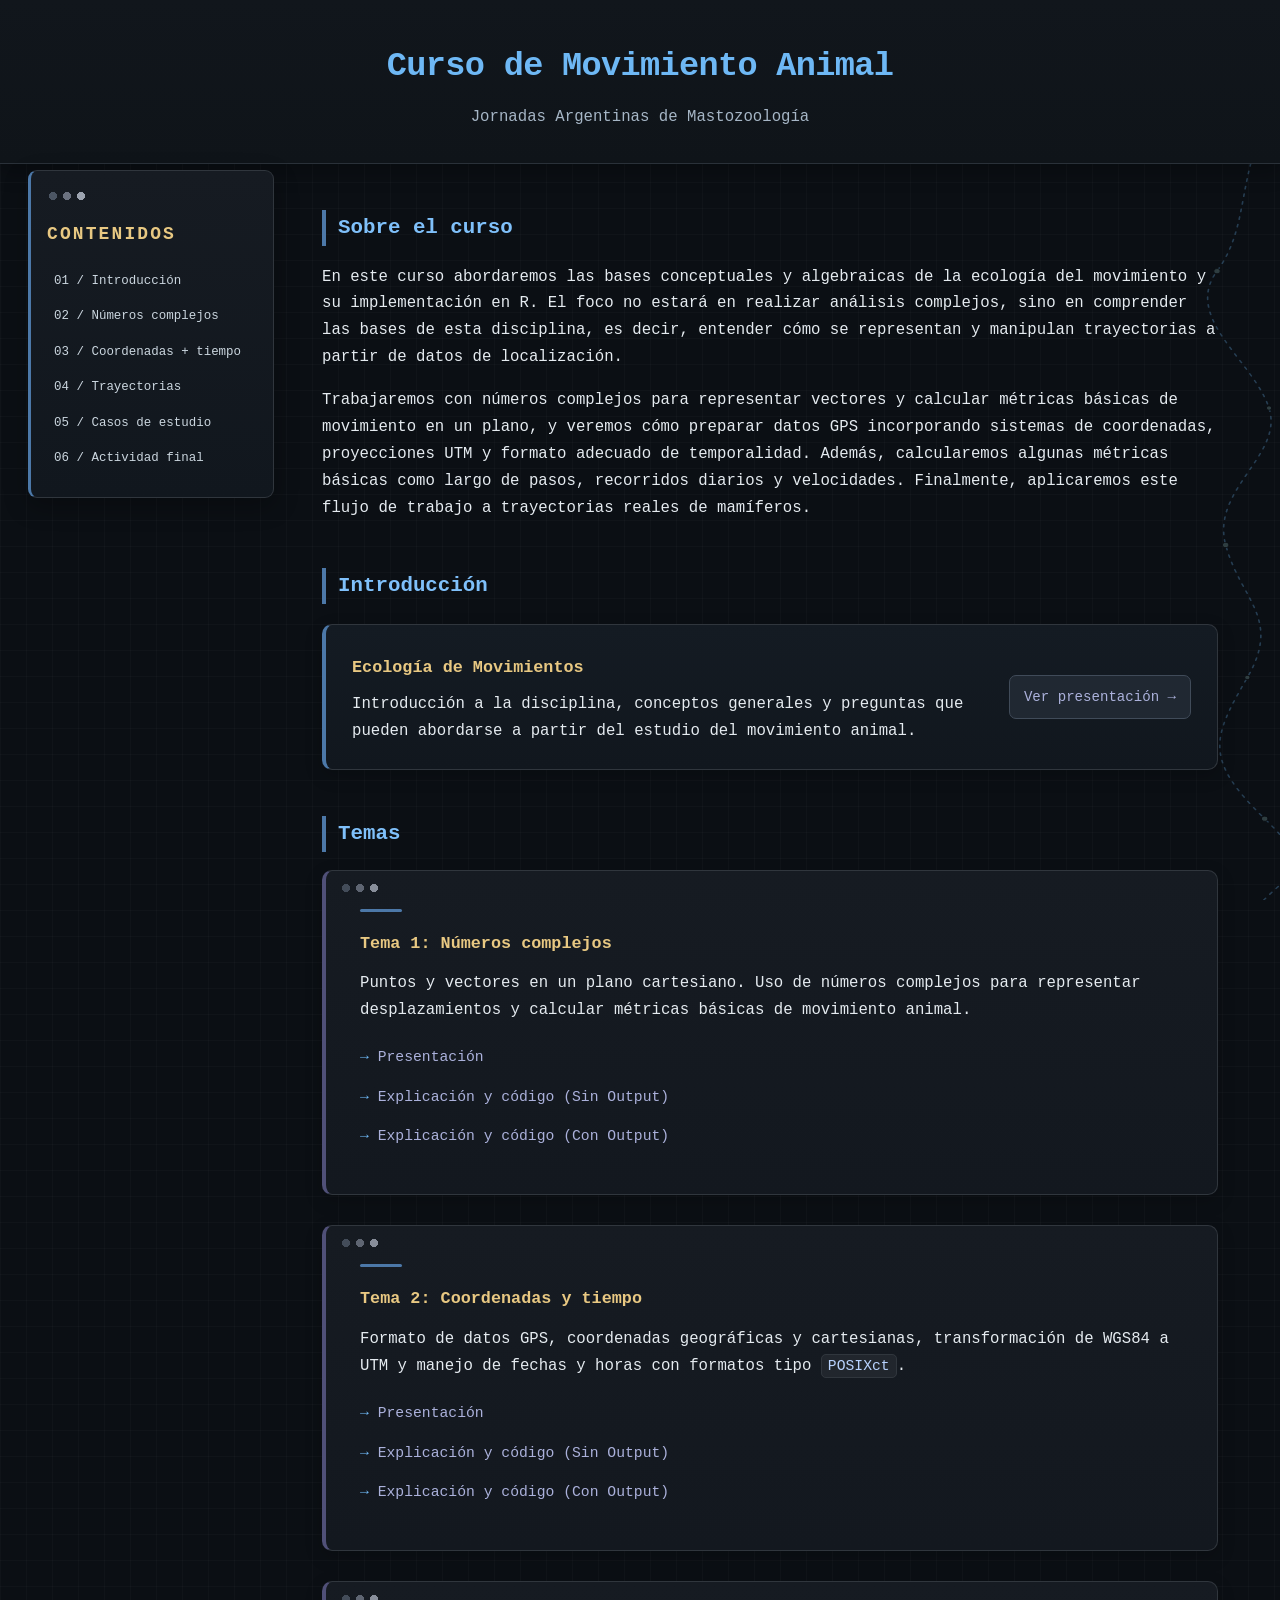
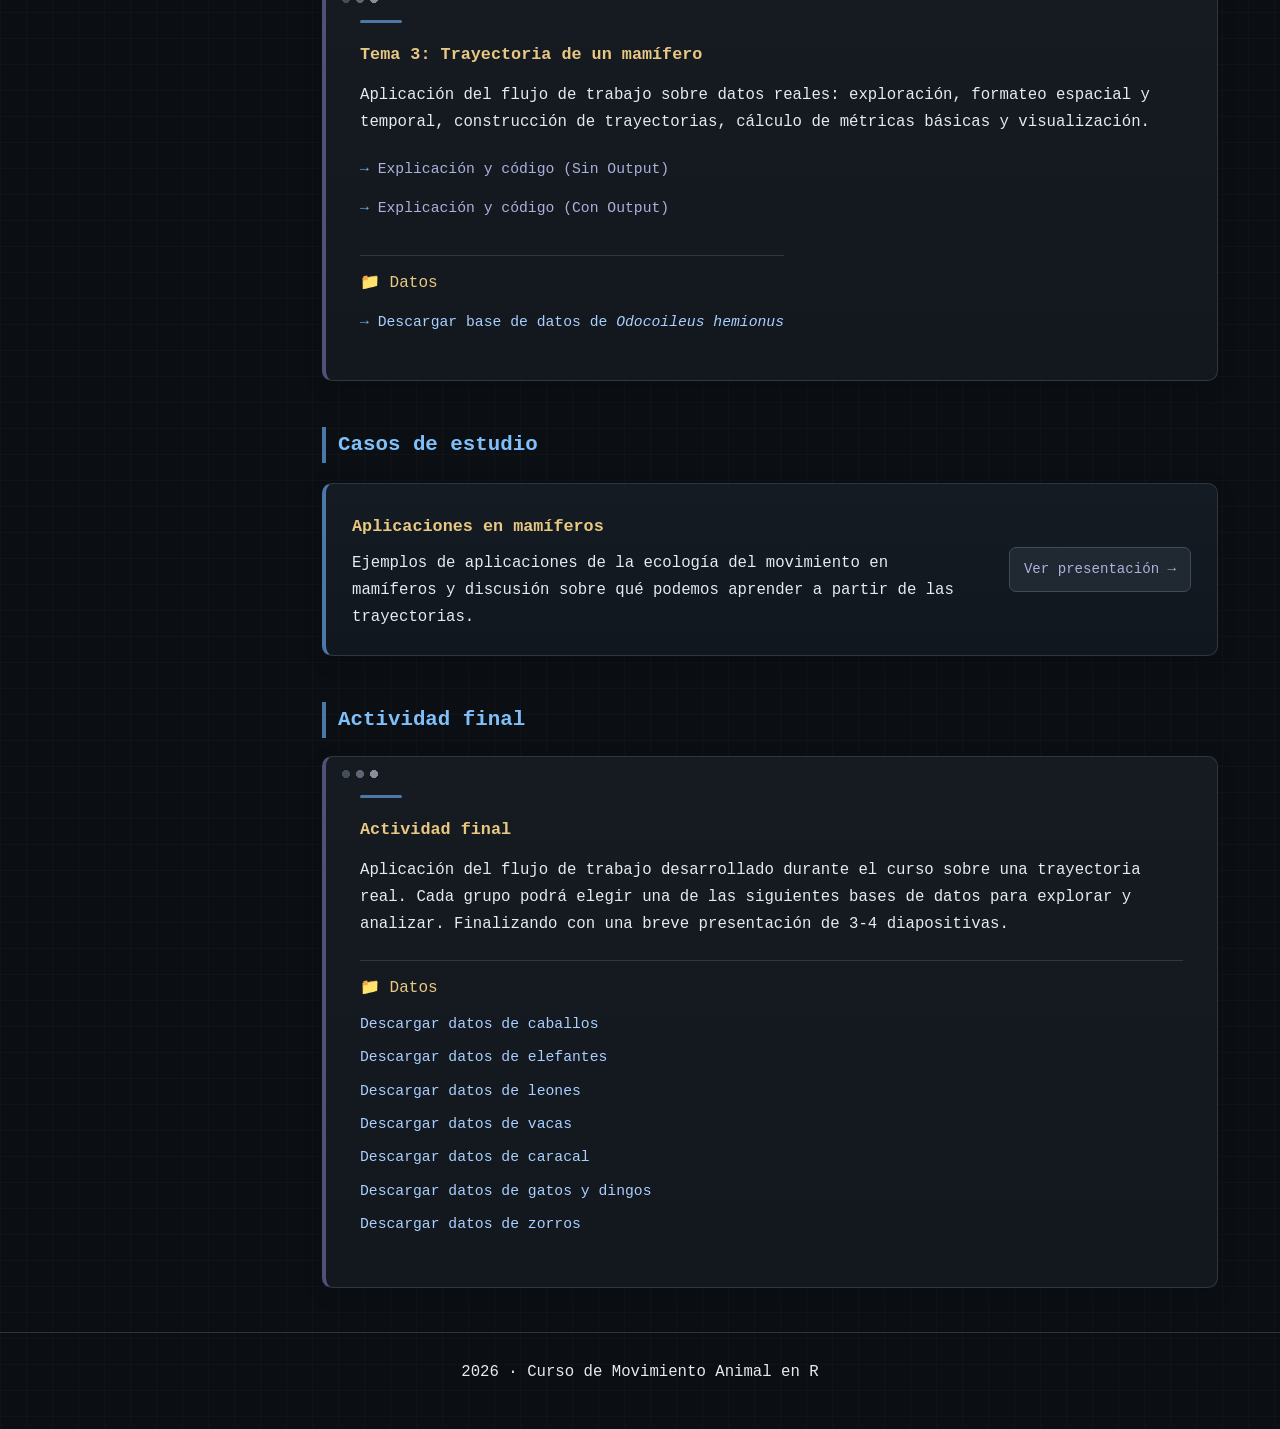
<file: index.html>
<!DOCTYPE html>
<html lang="es">
<head>
  <meta charset="UTF-8">
  <meta name="viewport" content="width=device-width, initial-scale=1.0">

  <title>Curso de Movimiento Animal</title>
   
  <link rel="icon" type="image/png" href="favicon.png">
  <link rel="stylesheet" href="style.css">
</head>

<body>
<svg class="trajectory-bg"
     viewBox="0 0 120 900"
     preserveAspectRatio="none"
     aria-hidden="true">

  <path
    d="
      M 100 -20
      C 65 45, 80 110, 48 165
      S 82 270, 96 325
      S 42 420, 56 485
      S 108 570, 76 640
      S 35 735, 92 805
      S 105 865, 72 930
    "
    class="trajectory-line"
  />

  <circle cx="48" cy="165" r="3" class="trajectory-point"/>
  <circle cx="96" cy="325" r="2.5" class="trajectory-point"/>
  <circle cx="56" cy="485" r="3" class="trajectory-point"/>
  <circle cx="76" cy="640" r="2.5" class="trajectory-point"/>
  <circle cx="92" cy="805" r="3" class="trajectory-point"/>

</svg> 
<header>
  <h1>Curso de Movimiento Animal</h1>
  <p class="subtitle">Jornadas Argentinas de Mastozoología</p>
</header>
<nav class="side-nav">

  <div class="side-nav-title">
    CONTENIDOS
  </div>

  <a href="#intro">01 / Introducción</a>
  <a href="#tema1">02 / Números complejos</a>
  <a href="#tema2">03 / Coordenadas + tiempo</a>
  <a href="#tema3">04 / Trayectorias</a>
  <a href="#casos">05 / Casos de estudio</a>
  <a href="#actividad">06 / Actividad final</a>

</nav>
<main>

  <h2>Sobre el curso</h2>

  <p>
    En este curso abordaremos las bases conceptuales y algebraicas de la ecología
    del movimiento y su implementación en R. El foco no estará en realizar
    análisis complejos, sino en comprender las bases de esta disciplina, es decir, entender 
    cómo se representan y manipulan trayectorias a partir de datos de localización.
  </p>

  <p>
    Trabajaremos con números complejos para representar vectores y calcular
    métricas básicas de movimiento en un plano, y veremos cómo preparar datos GPS
    incorporando sistemas de coordenadas, proyecciones UTM y formato adecuado de temporalidad.
    Además, calcularemos algunas métricas básicas como largo de pasos, recorridos diarios y velocidades.
    Finalmente, aplicaremos este flujo de trabajo a trayectorias reales de
    mamíferos.
  </p>


  <h2 id="intro">Introducción</h2>

  <div class="presentation-card">
    <div>
      <h3>Ecología de Movimientos</h3>
      <p>
        Introducción a la disciplina, conceptos generales y preguntas que
        pueden abordarse a partir del estudio del movimiento animal.
      </p>
    </div>

    <a
      class="presentation-link"
      href="presentaciones/01_ecologia_movimientos.pdf"
      target="_blank"
      rel="noopener noreferrer">
      Ver presentación →
    </a>
  </div>


  <h2>Temas</h2>

  <div class="module" id="tema1">
    <h3>Tema 1: Números complejos</h3>

    <p>
      Puntos y vectores en un plano cartesiano. Uso de números complejos para
      representar desplazamientos y calcular métricas básicas de movimiento animal.
    </p>

    <div class="module-links">
      <a href="presentaciones/02_numeros_complejos.pdf"
         target="_blank"
         rel="noopener noreferrer">
        Presentación
      </a>
      
      <a href="num_com_alumno.html">
        Explicación y código (Sin Output)
      </a>

<a href="#" onclick="pedirClave('num_com.html'); return false;">
    Explicación y código (Con Output)
</a>

    </div>
  </div>


  <div class="module" id="tema2">
    <h3>Tema 2: Coordenadas y tiempo</h3>

    <p>
      Formato de datos GPS, coordenadas geográficas y cartesianas,
      transformación de WGS84 a UTM y manejo de fechas y horas con 
      formatos tipo <code>POSIXct</code>.
    </p>

    <div class="module-links">
      <a href="presentaciones/03_coordenadas_temporalidad.pdf"
         target="_blank"
         rel="noopener noreferrer">
        Presentación
      </a>

      <a href="datos_formatos_alumno.html">
        Explicación y código (Sin Output)
      </a>

<a href="#" onclick="pedirClave('datos_formatos.html'); return false;">
    Explicación y código (Con Output)
</a>

   
    </div>
  </div>


  <div class="module" id="tema3">
    <h3>Tema 3: Trayectoria de un mamífero</h3>

    <p>
      Aplicación del flujo de trabajo sobre datos reales: exploración,
      formateo espacial y temporal, construcción de trayectorias, cálculo de
      métricas básicas y visualización.
    </p>

    <div class="module-links">

      <a href="tray_real_alumno.html">
        Explicación y código (Sin Output)
      </a>
      
      <a href="#" onclick="pedirClave('tray_real.html'); return false;">
        Explicación y código (Con Output)
      </a>

      <div class="module-data">
     <h4>📁 Datos</h4>

  <a href="data/mule_deer.csv" download>
    Descargar base de datos de <em>Odocoileus hemionus</em>
  </a>
        
    </div>
  </div>
 </div>
  
  <h2 id="casos">Casos de estudio</h2>

  <div class="presentation-card">
    <div>
      <h3>Aplicaciones en mamíferos</h3>
      <p>
        Ejemplos de aplicaciones de la ecología del movimiento en mamíferos
        y discusión sobre qué podemos aprender a partir de las trayectorias.
      </p>
    </div>

    <a
      class="presentation-link"
      href="presentaciones/04_casos_estudio.pdf"
      target="_blank"
      rel="noopener noreferrer">
      Ver presentación →
    </a>
  </div>
<h2 id="actividad">Actividad final</h2>

<div class="module">

  <h3>Actividad final</h3>

  <p>
    Aplicación del flujo de trabajo desarrollado durante el curso sobre una
    trayectoria real. Cada grupo podrá elegir una de las siguientes bases de
    datos para explorar y analizar. Finalizando con una breve presentación de 3-4 diapositivas.
  </p>

  <div class="module-data activity-data">
    <h4>📁 Datos</h4>

    <a href="data/caballos.csv" download>
      Descargar datos de caballos
    </a>

    <a href="data/elefantes.csv" download>
      Descargar datos de elefantes
    </a>

    <a href="data/leones.csv" download>
      Descargar datos de leones
    </a>

    <a href="data/vacas.csv" download>
      Descargar datos de vacas
    </a>

    <a href="data/caracal.csv" download>
      Descargar datos de caracal
    </a>

    <a href="data/gadingo.csv" download>
      Descargar datos de gatos y dingos
    </a>

     <a href="data/zorro.csv" download>
      Descargar datos de zorros
    </a>

  </div>

</div>
</main>
<script>
    function pedirClave(archivo) {
        const clave = prompt("Ingresa la clave para acceder 🙊:");

        if (clave === "jam2026_pepe") {
            window.location.href = archivo;
        } else if (clave !== null) {
            alert("Clave incorrecta");
        }
    }
</script>

<footer>
  <p>2026 · Curso de Movimiento Animal en R</p>
</footer>

</body>

</html>
</file>
<file: style.css>
/* Cosas basee */
body {
  margin: 0;
  font-family: "Fira Code", "Courier New", monospace;
  background:
    linear-gradient(rgba(255,255,255,0.018) 1px, transparent 1px),
    linear-gradient(90deg, rgba(255,255,255,0.018) 1px, transparent 1px),
    #0b0f14;
  background-size: 26px 26px, 26px 26px, auto;

  color: #f0f4f8;
  line-height: 1.72;
  font-weight: 450;
}

/* Los headerss */
header {
  background: linear-gradient(180deg, #11161c 0%, #0f1419 100%);
  color: #5cc3ff;
  padding: 38px 24px 32px;
  text-align: center;
  border-bottom: 1px solid #2a3139;
  box-shadow: 0 6px 20px rgba(0,0,0,0.28);
}

header h1 {
  margin: 0 0 8px 0;
  color: #6eb8f5;
  font-size: 2.1rem;
  font-weight: 600;
  letter-spacing: -0.02em;
}

header p {
  margin: 0;
  color: #c0ccd6;
  font-size: 0.98rem;
}

/* Caja contenedora */
main {
  max-width: 900px;
  margin: 42px auto;
  padding: 0 22px;
}

/* Títulos */
h1 {
  color: #6eb8f5;
  
}

h2 {
  color: #7fc0fa;
  border-left: 4px solid #4c78a8;
  padding-left: 12px;
  margin-top: 46px;
  margin-bottom: 18px;
  font-size: 1.3rem;
  font-weight: 1500;
}

h3 {
  color: #e8c882;
  margin-top: 0;
  margin-bottom: 12px;
  font-size: 1.05rem;
  font-weight: 600;
}
h4 {
  color: #C7BD9D;
  margin-top: 0;
  margin-bottom: 12px;
  font-size: 1.00rem;
  font-weight: 500;
}
/* Texto */
p, li {
  color: #e5ebf0;
  font-size: 0.98rem;
  font-weight: 450;
}

p {
  margin: 0 0 16px 0;
}

ul {
  padding-left: 24px;
  margin-top: 8px;
  margin-bottom: 10px;
}

li {
  margin-bottom: 8px;
}

/* Módulos */
.module {
  background: linear-gradient(180deg, #161b22 0%, #13181f 100%);
  border: 1px solid #30363d;
  border-left: 4px solid #505078;
  padding: 24px 22px 20px;
  margin-bottom: 30px;
  border-radius: 10px;
  padding: 38px 34px 42px;
  transition: all 0.22s ease;
  position: relative;
  box-shadow: 0 6px 18px rgba(0,0,0,0.18);
}

/* Puntitos tipo ventana */
.module::before {
  content: "";
  display: block;
  width: 42px;
  height: 3px;
  background: #4c78a8;
  border-radius: 3px;
  margin-bottom: 18px;
}

.module::after {
  content: "";
  position: absolute;
  top: 12px;
  left: 14px;
  width: 40px;
  height: 10px;
  background:
    radial-gradient(circle at 6px 5px, #4b5563 0 4px, transparent 4px),
    radial-gradient(circle at 20px 5px, #6b7280 0 4px, transparent 4px),
    radial-gradient(circle at 34px 5px, #9ca3af 0 4px, transparent 4px);
  opacity: 0.85;
}

/* Hover */
.module:hover {
  border-left-color: #58a6ff;
  border-color: #97C7C3;
  background: linear-gradient(180deg, #1b2129 0%, #161c24 100%);
  transform: translateY(-4px);
  box-shadow: 0 10px 24px rgba(0,0,0,0.32);
}

/* Links */
a {
  color: #ABB1DB;
  text-decoration: none;
  font-weight: 520;
  transition: color 0.5s ease;
}

a:hover {
  color: #61F2C5;
  font-weight: 530;
  text-decoration: underline;
}

/* Código inline */
code {
  background: #21262d;
  padding: 3px 6px;
  border-radius: 5px;
  color: #b8d3ff;
  border: 1px solid #30363d;
  font-size: 0.94em;
}

/* Bloques de código */
pre {
  background: #0d1117;
  color: #e6edf3;
  border: 1px solid #30363d;
  border-left: 4px solid #4c78a8;
  border-radius: 8px;
  padding: 16px 18px;
  overflow-x: auto;
  font-family: "Fira Code", "Courier New", monospace;
  font-size: 0.93rem;
  line-height: 1.65;
  margin-top: 12px;
  margin-bottom: 8px;
  box-shadow: inset 0 1px 0 rgba(255,255,255,0.02);
}

pre code {
  background: transparent;
  border: 0;
  padding: 0;
  color: inherit;
}

/* Botón copiar */
.code-block {
  position: relative;
}

.copy-btn {
  position: absolute;
  top: 10px;
  right: 10px;
  background: #2b3340;
  color: #dbe7f3;
  border: 1px solid #404b59;
  padding: 5px 10px;
  font-size: 0.74rem;
  border-radius: 6px;
  cursor: pointer;
  transition: all 0.2s ease;
}

.copy-btn:hover {
  background: #394455;
  border-color: #5a6b83;
}

/* Footer */
footer {
  text-align: center;
  padding: 26px 20px;
  font-size: 0.85em;
  color: #8b949e;
  border-top: 1px solid #30363d;
  margin-top: 44px;
}
/* Subtítulo del header */
.subtitle {
  margin: 0;
  color: #a6b6c6;
  font-size: 0.98rem;
}


/* Tarjetas de presentaciones principales */
.presentation-card {
  background: linear-gradient(180deg, #141b23 0%, #11171e 100%);
  border: 1px solid #30363d;
  border-left: 4px solid #4c78a8;
  border-radius: 10px;

  padding: 24px 26px;
  margin: 20px 0 34px;

  display: flex;
  justify-content: space-between;
  align-items: center;
  gap: 30px;

  box-shadow: 0 6px 18px rgba(0,0,0,0.18);
  transition: all 0.22s ease;
}

.presentation-card:hover {
  border-color: #97C7C3;
  border-left-color: #58a6ff;
  background: linear-gradient(180deg, #19212a 0%, #141b22 100%);
  transform: translateY(-2px);
  box-shadow: 0 9px 22px rgba(0,0,0,0.28);
}

.presentation-card h3 {
  margin: 5px 0 8px;
  color: #e8c882;
  font-weight: 600;
}

.presentation-card p {
  margin: 0;
  max-width: 650px;
}


/* Etiqueta PRESENTACIÓN */
.presentation-label {
  color: #8b949e;
  font-size: 0.72rem;
  text-transform: uppercase;
  letter-spacing: 0.12em;
  font-weight: 600;
}


/* Botón/link de presentación */
.presentation-link {
  white-space: nowrap;

  border: 1px solid #404b59;
  background: #202832;

  padding: 9px 14px;
  border-radius: 7px;

  color: #ABB1DB;
  font-size: 0.88rem;
}

.presentation-link:hover {
  background: #293441;
  border-color: #58a6ff;
  text-decoration: none;
}


/* Links dentro de cada módulo */
.module-links {
  display: flex;
  flex-direction: column;
  align-items: flex-start;
  gap: 8px;
  margin-top: 18px;
}

.module-links a {
  padding: 3px 0;
  font-size: 0.92rem;
}

.module-links a::before {
  content: "→ ";
  color: #6eb8f5;
  transition: margin-right 0.2s ease;
}

.module-links a:hover::before {
  margin-right: 4px;
}

/* Adaptación para pantallas pequeñas */
@media (max-width: 650px) {

  .presentation-card {
    flex-direction: column;
    align-items: flex-start;
    gap: 16px;
  }

  .presentation-link {
    white-space: normal;
  }

}
/* Navegación lateral */
.side-nav {
  position: fixed;

  top: 170px;
  left: 28px;

  width: 210px;

  background: linear-gradient(180deg, #161b22 0%, #11171e 100%);
  border: 1px solid #30363d;
  border-left: 3px solid #4c78a8;

  border-radius: 9px;

  padding: 20px 16px;

  box-shadow: 0 8px 24px rgba(0,0,0,0.28);

  z-index: 10;
}


/* Título */
.side-nav-title {
  color: #e8c882;

  font-size: 1.12rem;
  font-weight: 700;

  letter-spacing: 0.12em;

  margin-bottom: 14px;
}


/* Links */
.side-nav a {
  display: block;

  color: #cbd6df;

  font-size: 0.78rem;
  font-weight: 500;

  padding: 7px 5px;

  border-left: 2px solid transparent;

  transition: all 0.18s ease;
}

.side-nav::before {
  content: "";

  display: block;

  width: 40px;
  height: 10px;

  margin-bottom: 18px;

  background:
    radial-gradient(circle at 6px 5px, #4b5563 0 4px, transparent 4px),
    radial-gradient(circle at 20px 5px, #6b7280 0 4px, transparent 4px),
    radial-gradient(circle at 34px 5px, #9ca3af 0 4px, transparent 4px);
}

.side-nav a:hover {
  color: #79c0ff;

  border-left-color: #58a6ff;

  padding-left: 10px;

  text-decoration: none;
}

@media (min-width: 1100px) {

  main {
    max-width: 900px;

    /* dejamos espacio real para el sidebar */
    margin: 42px 40px 42px 300px;

    padding: 0 22px;
  }

  .side-nav {
    display: block;
  }
}
@media (max-width: 1099px) {

  .side-nav {
    display: none;
  }

  main {
    max-width: 900px;
    margin: 42px auto;
    padding: 0 22px;
  }
}

html {
  scroll-behavior: smooth;
}
.module-data {
  margin-top: 22px;
  padding-top: 14px;
  border-top: 1px solid #2d3741;
}

.module-data h4 {
  margin: 0 0 10px 0;
  color: #e8c882;
  font-size: 1rem;
  font-weight: 500;
}

.module-data a {
  display: inline-block;
  color: #a9cfff;
  text-decoration: none;
  font-size: 0.92rem;
}

.module-data a:hover {
  color: #79c0ff;
  text-decoration: underline;
}

.activity-data a {
  display: block;
  color: #a9cfff;
  margin-bottom: 8px;
  font-size: 0.92rem;
}

.activity-data a:hover {
  color: #79c0ff;
  text-decoration: underline;
}
/* Trayectoria decorativa en el borde derecho */
.trajectory-bg {
  position: fixed;
  right: -15px;
  top: 130px;

  width: 130px;
  height: calc(100vh - 130px);

  pointer-events: none;
  z-index: 0;

  opacity: 0.28;
}

/* Línea de la trayectoria */
.trajectory-line {
  fill: none;
  stroke: #6eb8f5;
  stroke-width: 1.5;
  stroke-linecap: round;
  stroke-linejoin: round;
  stroke-dasharray: 3 6;
}

/* Puntos GPS */
.trajectory-point {
  fill: #97C7C3;
  opacity: 0.9;

  stroke: #0b0f14;
  stroke-width: 1;
}

/* Contenido por encima de la trayectoria */
header,
main,
footer {
  position: relative;
  z-index: 1;
}

/* En pantallas pequeñas no se muestra */
@media (max-width: 1099px) {
  .trajectory-bg {
    display: none;
  }
}
</file>
